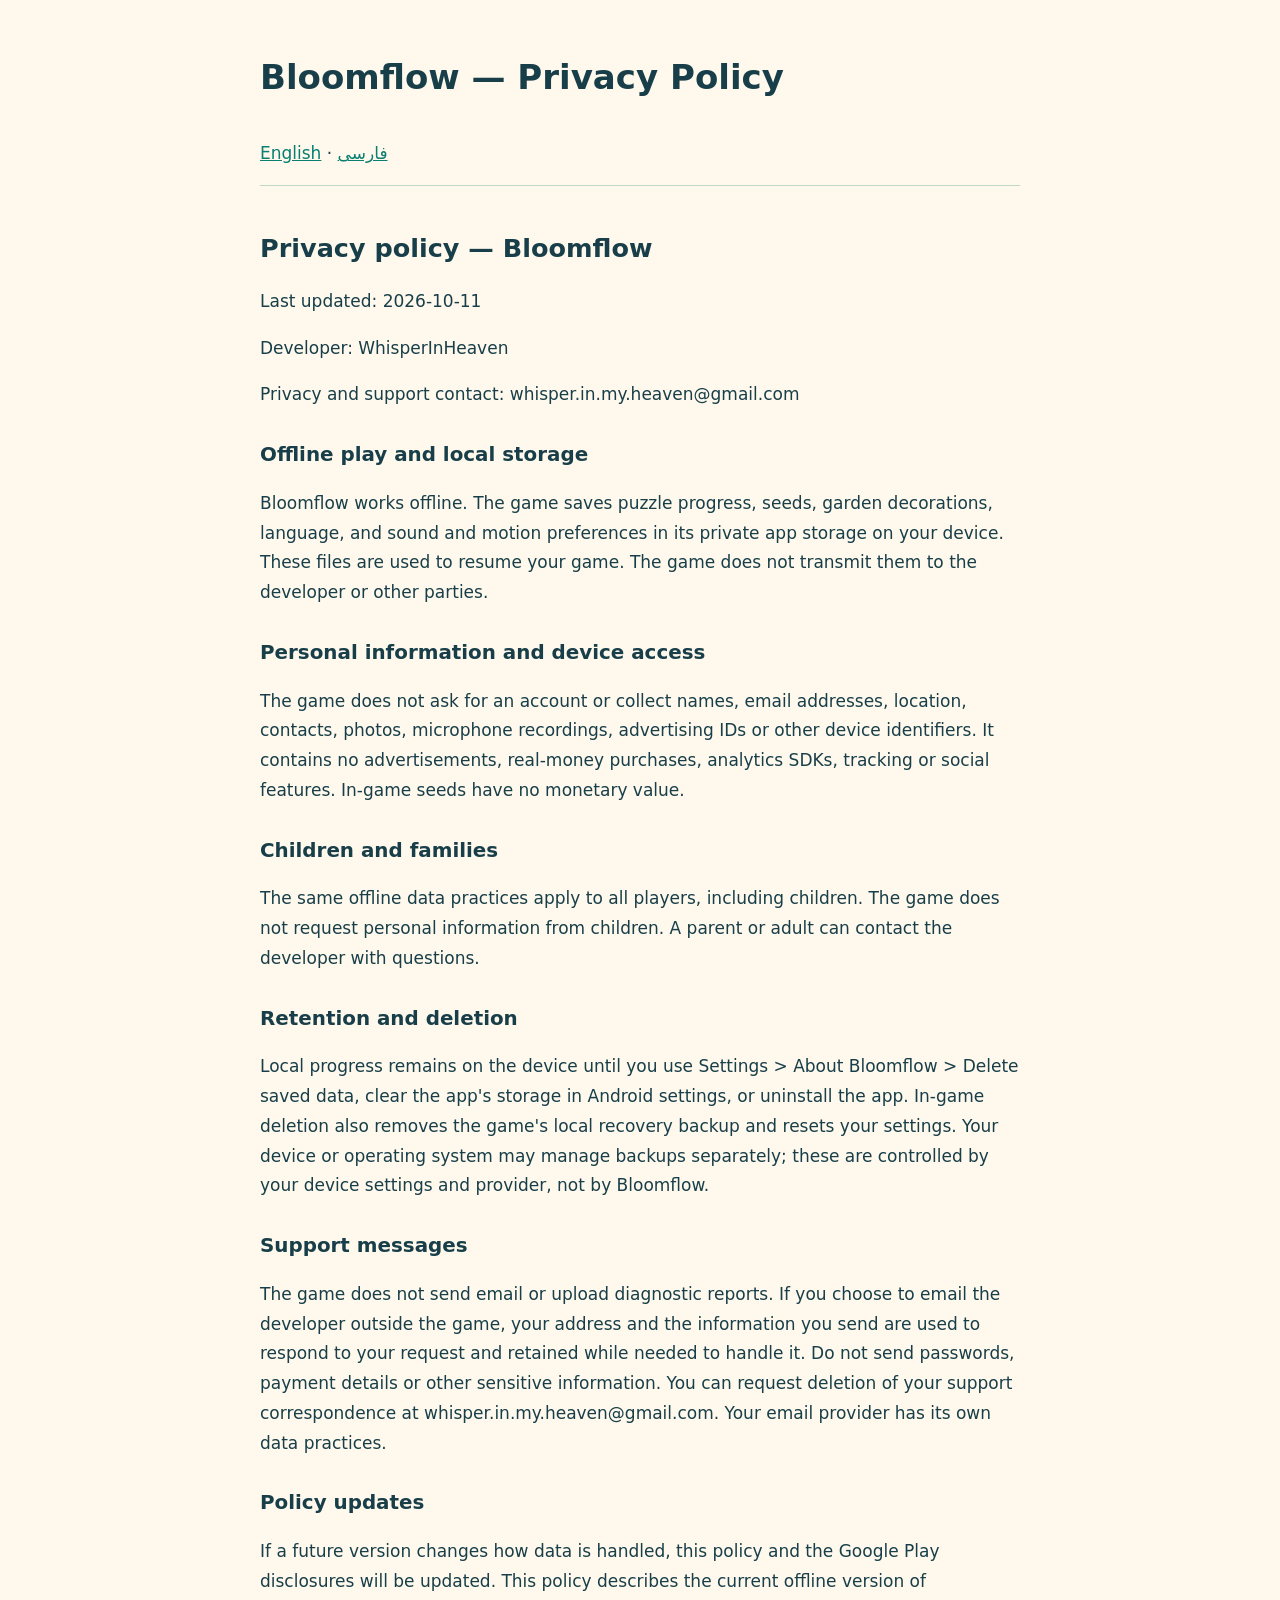
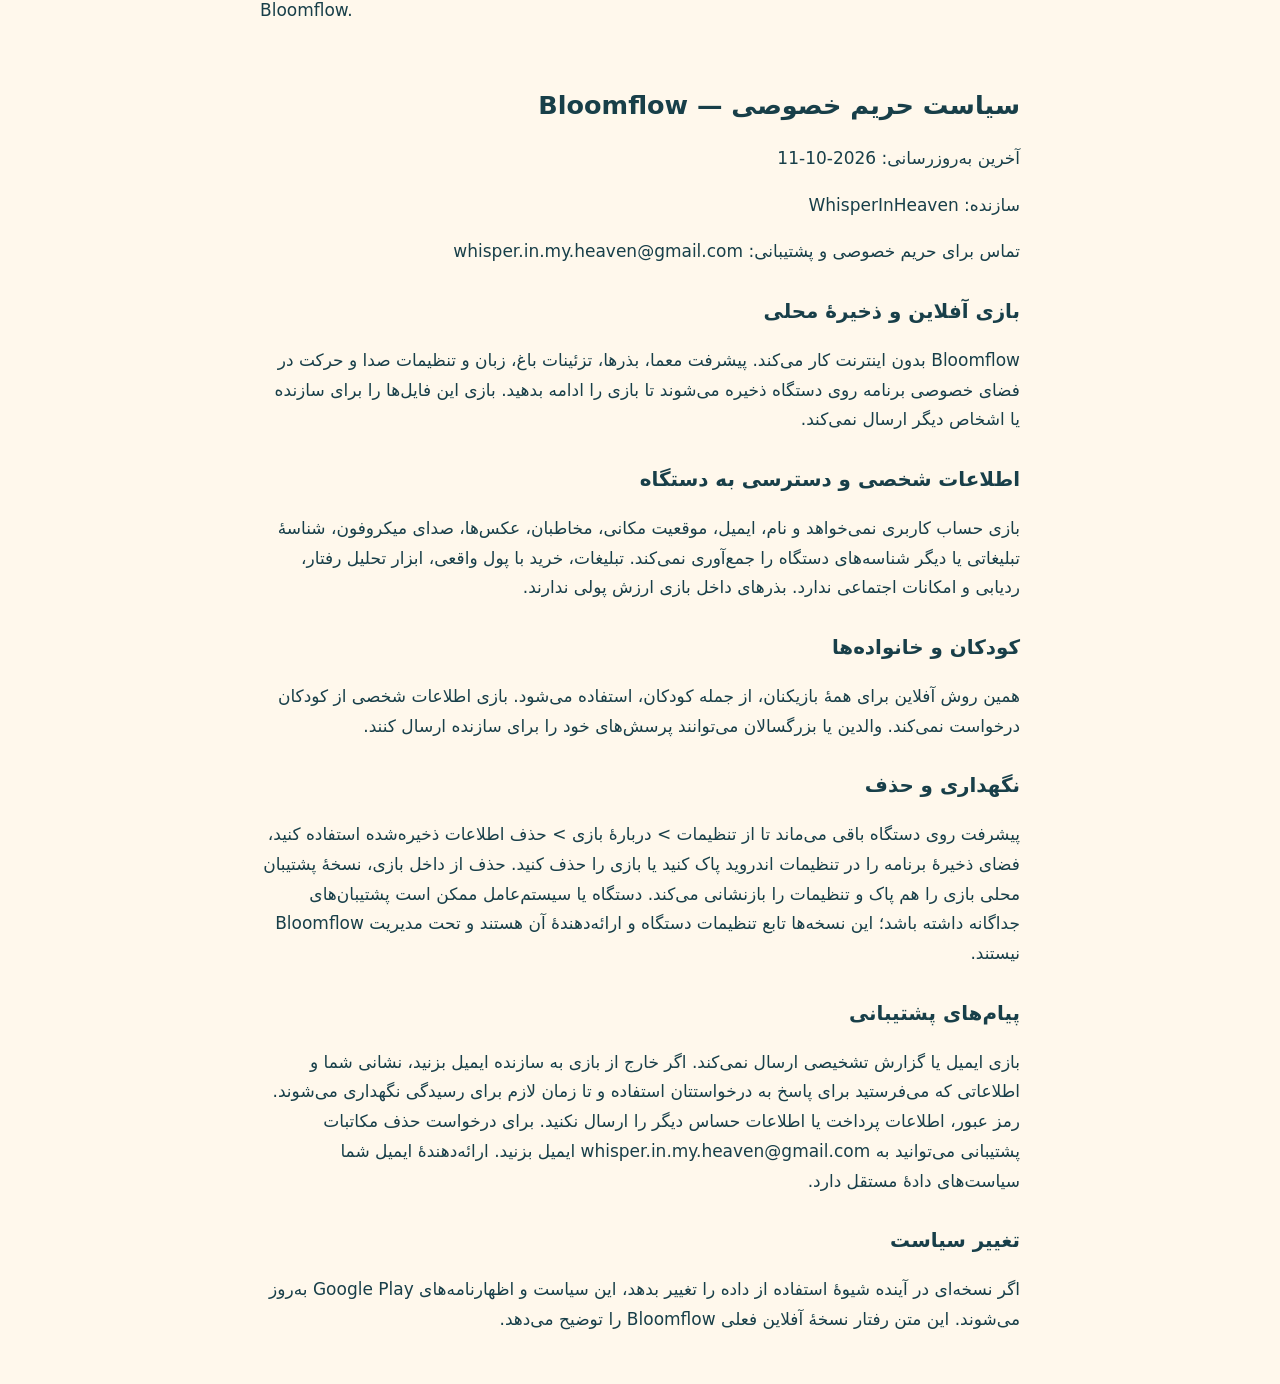
<file: index.html>
<!doctype html>
<html lang="en"><meta charset="utf-8"><meta name="viewport" content="width=device-width,initial-scale=1">
<title>Bloomflow Privacy Policy</title>
<style>body{margin:0;background:#fff8ec;color:#183f49;font:17px/1.75 system-ui,sans-serif}main{max-width:760px;margin:auto;padding:32px 24px}h1,h2,h3{line-height:1.35}h3{margin-top:32px}nav{padding:16px 0;border-bottom:1px solid #bfd8c8}a{color:#087f70}section{padding-top:24px}p{overflow-wrap:anywhere}</style>
<main><h1>Bloomflow — Privacy Policy</h1><nav><a href="#english">English</a> · <a href="#persian" lang="fa">فارسی</a></nav>
<section id="english"><h2>Privacy policy — Bloomflow</h2>
<p>Last updated: 2026-10-11</p>
<p>Developer: WhisperInHeaven</p>
<p>Privacy and support contact: whisper.in.my.heaven@gmail.com</p>
<h3>Offline play and local storage</h3>
<p>Bloomflow works offline. The game saves puzzle progress, seeds, garden decorations, language, and sound and motion preferences in its private app storage on your device. These files are used to resume your game. The game does not transmit them to the developer or other parties.</p>
<h3>Personal information and device access</h3>
<p>The game does not ask for an account or collect names, email addresses, location, contacts, photos, microphone recordings, advertising IDs or other device identifiers. It contains no advertisements, real-money purchases, analytics SDKs, tracking or social features. In-game seeds have no monetary value.</p>
<h3>Children and families</h3>
<p>The same offline data practices apply to all players, including children. The game does not request personal information from children. A parent or adult can contact the developer with questions.</p>
<h3>Retention and deletion</h3>
<p>Local progress remains on the device until you use Settings &gt; About Bloomflow &gt; Delete saved data, clear the app&#x27;s storage in Android settings, or uninstall the app. In-game deletion also removes the game&#x27;s local recovery backup and resets your settings. Your device or operating system may manage backups separately; these are controlled by your device settings and provider, not by Bloomflow.</p>
<h3>Support messages</h3>
<p>The game does not send email or upload diagnostic reports. If you choose to email the developer outside the game, your address and the information you send are used to respond to your request and retained while needed to handle it. Do not send passwords, payment details or other sensitive information. You can request deletion of your support correspondence at whisper.in.my.heaven@gmail.com. Your email provider has its own data practices.</p>
<h3>Policy updates</h3>
<p>If a future version changes how data is handled, this policy and the Google Play disclosures will be updated. This policy describes the current offline version of Bloomflow.</p></section><section id="persian" lang="fa" dir="rtl"><h2>سیاست حریم خصوصی — Bloomflow</h2>
<p>آخرین به‌روزرسانی: 2026-10-11</p>
<p>سازنده: WhisperInHeaven</p>
<p>تماس برای حریم خصوصی و پشتیبانی: whisper.in.my.heaven@gmail.com</p>
<h3>بازی آفلاین و ذخیرهٔ محلی</h3>
<p>Bloomflow بدون اینترنت کار می‌کند. پیشرفت معما، بذرها، تزئینات باغ، زبان و تنظیمات صدا و حرکت در فضای خصوصی برنامه روی دستگاه ذخیره می‌شوند تا بازی را ادامه بدهید. بازی این فایل‌ها را برای سازنده یا اشخاص دیگر ارسال نمی‌کند.</p>
<h3>اطلاعات شخصی و دسترسی به دستگاه</h3>
<p>بازی حساب کاربری نمی‌خواهد و نام، ایمیل، موقعیت مکانی، مخاطبان، عکس‌ها، صدای میکروفون، شناسهٔ تبلیغاتی یا دیگر شناسه‌های دستگاه را جمع‌آوری نمی‌کند. تبلیغات، خرید با پول واقعی، ابزار تحلیل رفتار، ردیابی و امکانات اجتماعی ندارد. بذرهای داخل بازی ارزش پولی ندارند.</p>
<h3>کودکان و خانواده‌ها</h3>
<p>همین روش آفلاین برای همهٔ بازیکنان، از جمله کودکان، استفاده می‌شود. بازی اطلاعات شخصی از کودکان درخواست نمی‌کند. والدین یا بزرگسالان می‌توانند پرسش‌های خود را برای سازنده ارسال کنند.</p>
<h3>نگهداری و حذف</h3>
<p>پیشرفت روی دستگاه باقی می‌ماند تا از تنظیمات &gt; دربارهٔ بازی &gt; حذف اطلاعات ذخیره‌شده استفاده کنید، فضای ذخیرهٔ برنامه را در تنظیمات اندروید پاک کنید یا بازی را حذف کنید. حذف از داخل بازی، نسخهٔ پشتیبان محلی بازی را هم پاک و تنظیمات را بازنشانی می‌کند. دستگاه یا سیستم‌عامل ممکن است پشتیبان‌های جداگانه داشته باشد؛ این نسخه‌ها تابع تنظیمات دستگاه و ارائه‌دهندهٔ آن هستند و تحت مدیریت Bloomflow نیستند.</p>
<h3>پیام‌های پشتیبانی</h3>
<p>بازی ایمیل یا گزارش تشخیصی ارسال نمی‌کند. اگر خارج از بازی به سازنده ایمیل بزنید، نشانی شما و اطلاعاتی که می‌فرستید برای پاسخ به درخواستتان استفاده و تا زمان لازم برای رسیدگی نگهداری می‌شوند. رمز عبور، اطلاعات پرداخت یا اطلاعات حساس دیگر را ارسال نکنید. برای درخواست حذف مکاتبات پشتیبانی می‌توانید به whisper.in.my.heaven@gmail.com ایمیل بزنید. ارائه‌دهندهٔ ایمیل شما سیاست‌های دادهٔ مستقل دارد.</p>
<h3>تغییر سیاست</h3>
<p>اگر نسخه‌ای در آینده شیوهٔ استفاده از داده را تغییر بدهد، این سیاست و اظهارنامه‌های Google Play به‌روز می‌شوند. این متن رفتار نسخهٔ آفلاین فعلی Bloomflow را توضیح می‌دهد.</p></section></main></html>
</file>
